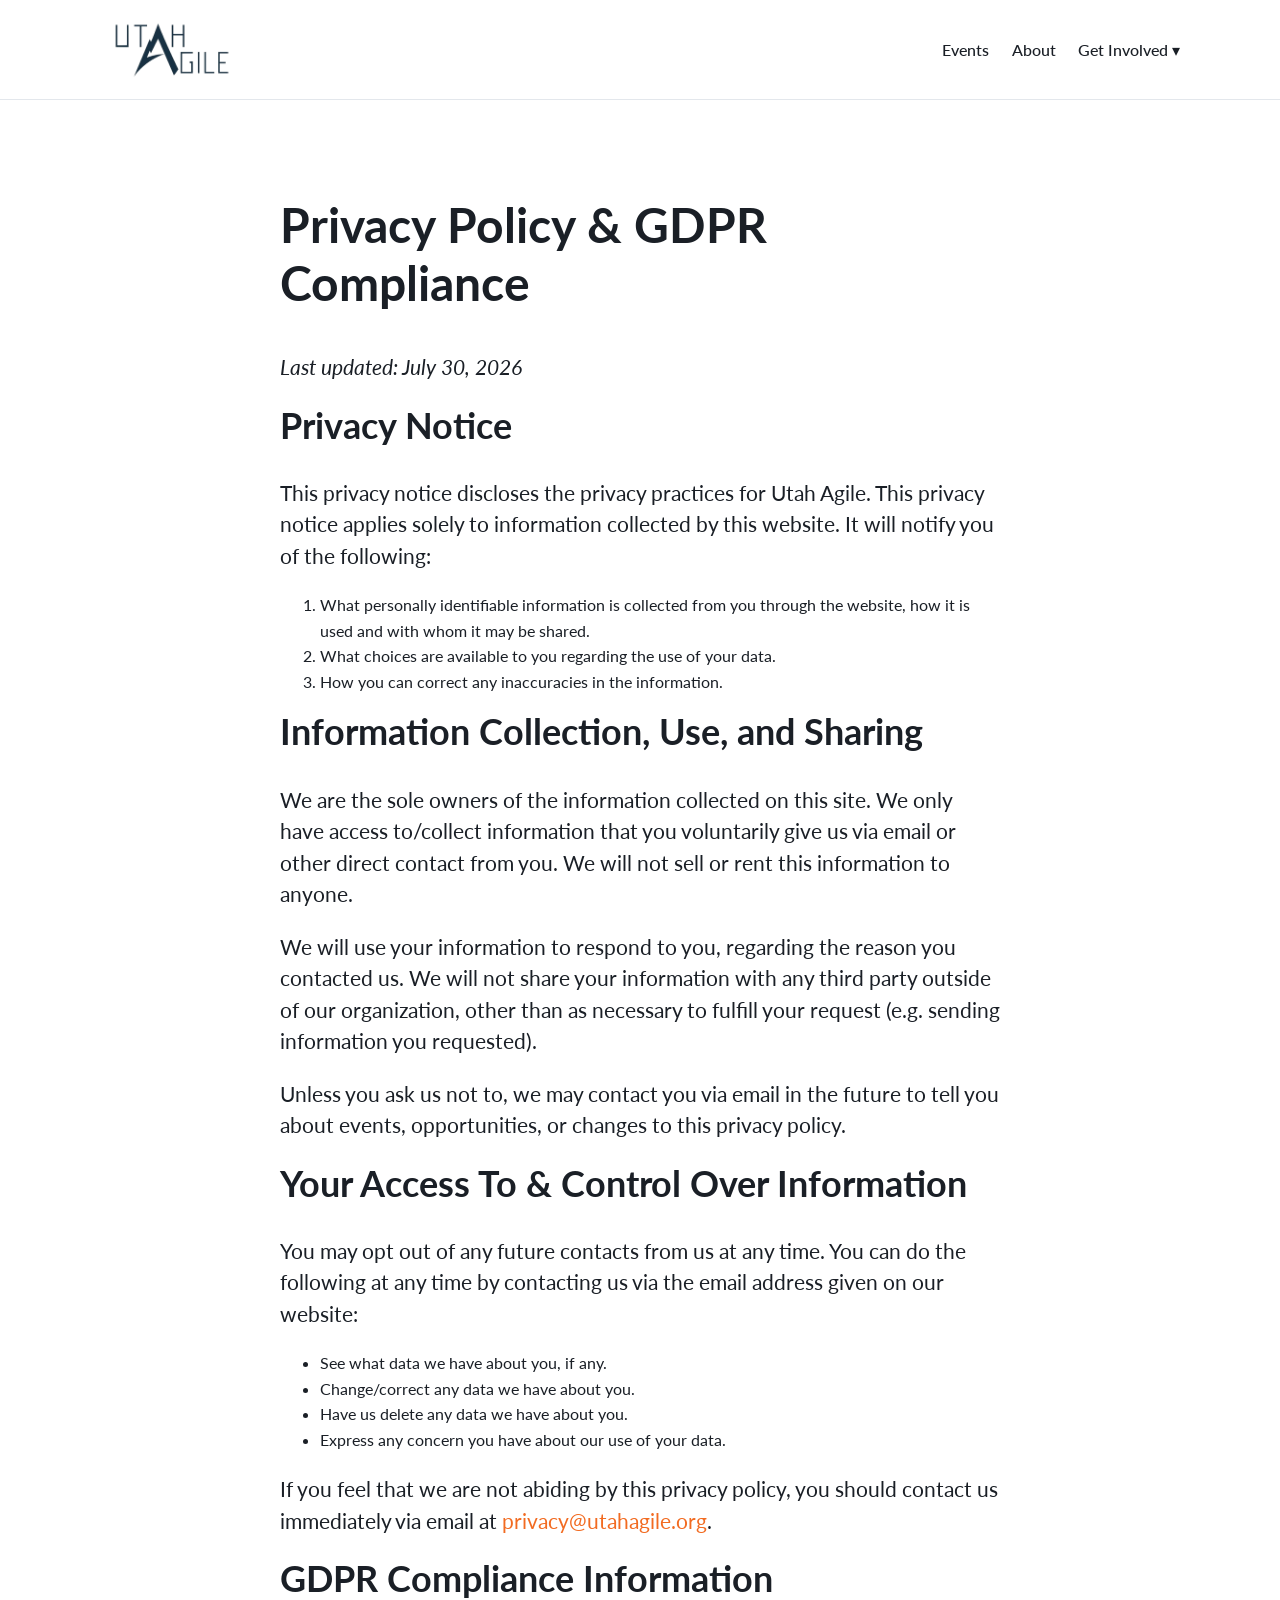
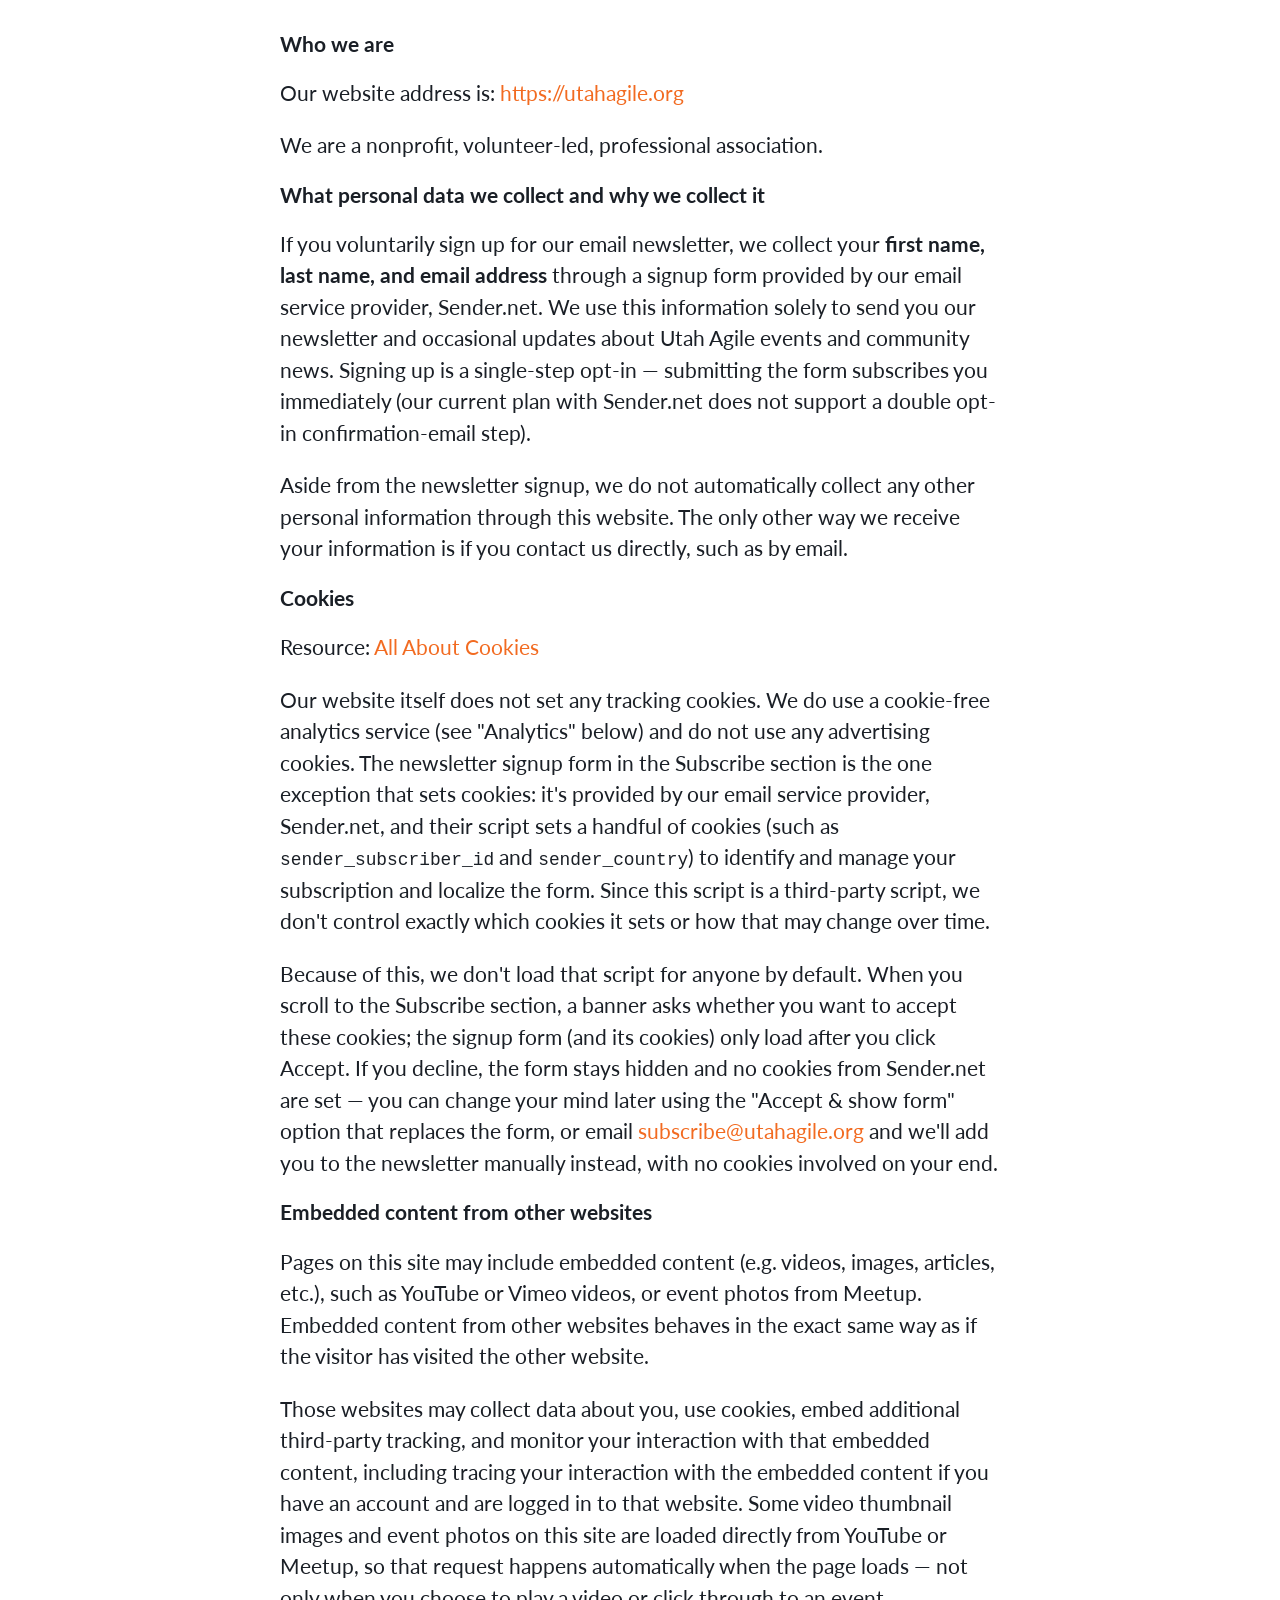
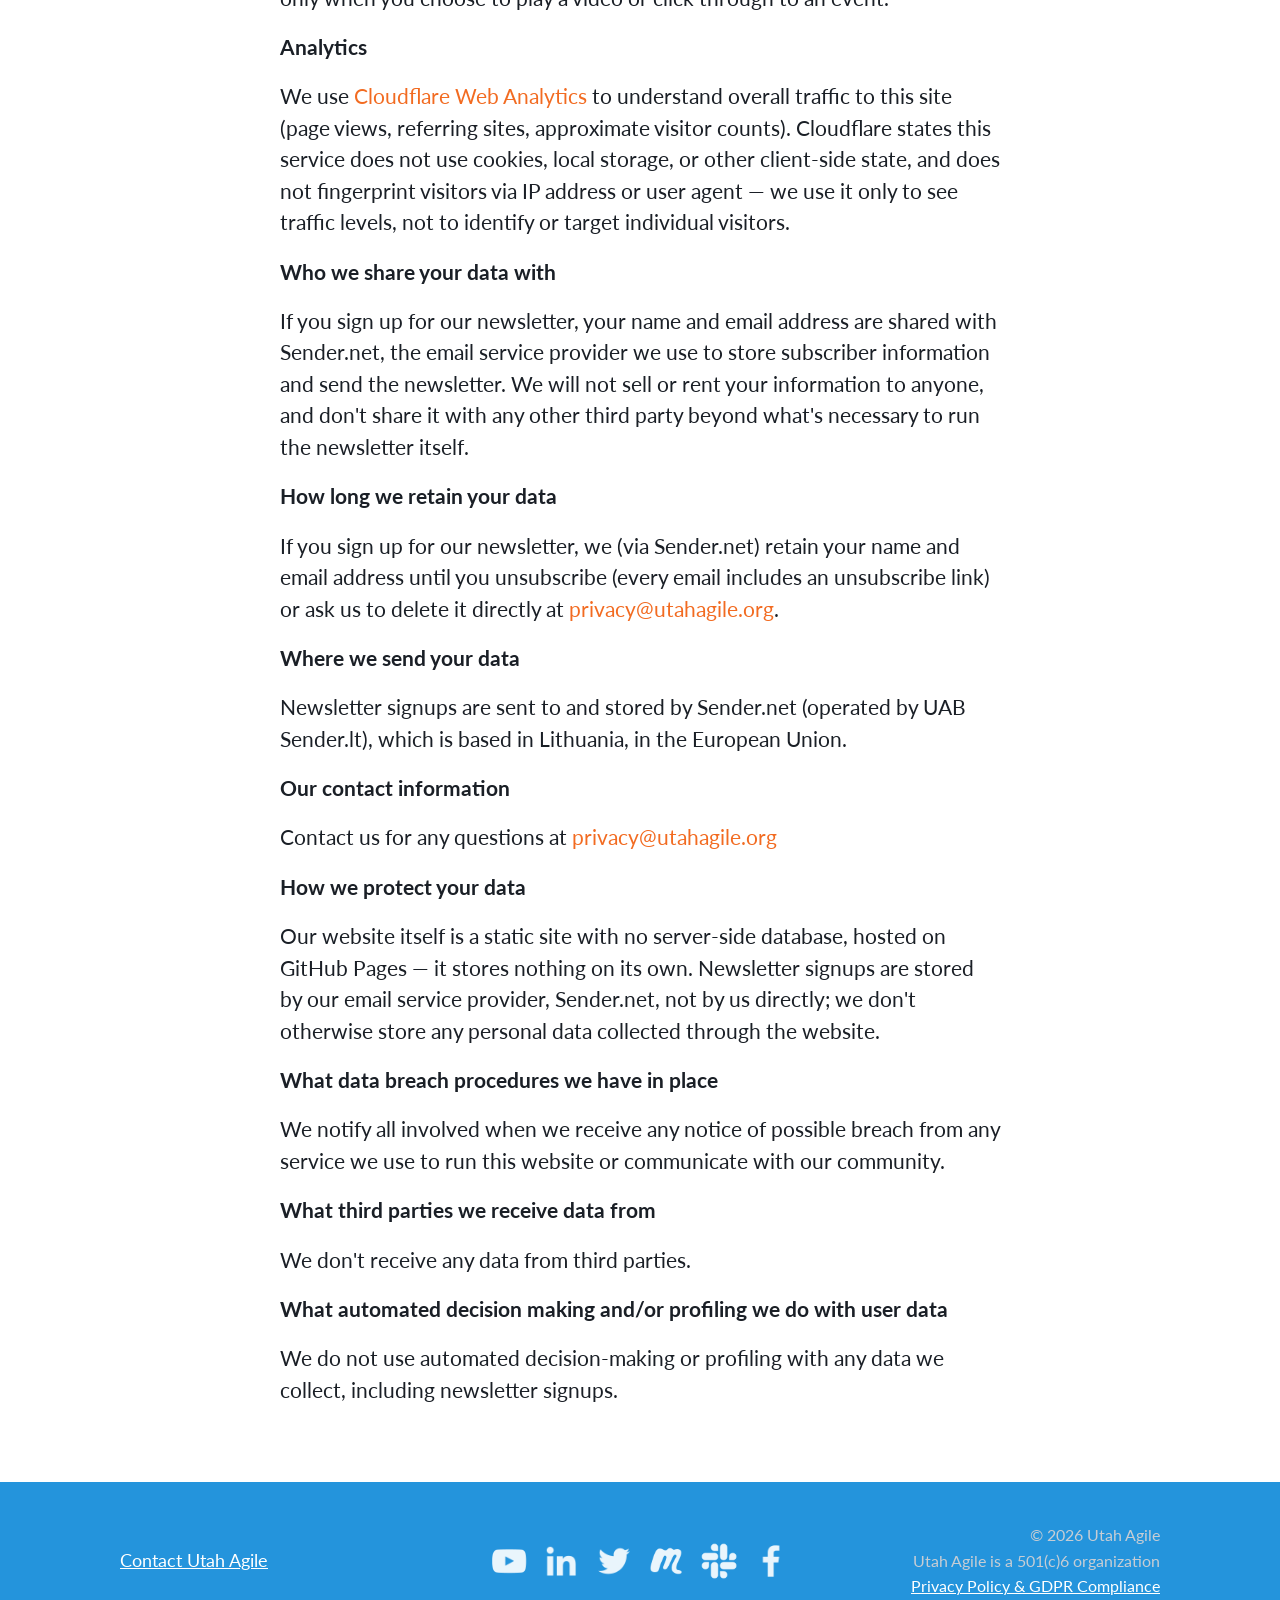
<file: privacy.html>
<!DOCTYPE html>
<html lang="en">
<head>
  <meta charset="UTF-8">
  <meta name="viewport" content="width=device-width, initial-scale=1.0">
  <title>Privacy Policy | Utah Agile</title>
  <meta name="description" content="Utah Agile privacy policy and GDPR compliance information.">
  <link rel="canonical" href="https://utahagile.org/privacy.html">
  <link rel="icon" href="assets/img/favicon.svg" type="image/svg+xml">
  <link rel="alternate icon" href="assets/img/favicon.png">
  <link rel="stylesheet" href="assets/css/style.css">
  <link rel="stylesheet" href="assets/css/onepage.css">

  <meta property="og:type" content="website">
  <meta property="og:site_name" content="Utah Agile">
  <meta property="og:title" content="Privacy Policy | Utah Agile">
  <meta property="og:description" content="Utah Agile privacy policy and GDPR compliance information.">
  <meta property="og:url" content="https://utahagile.org/privacy.html">
  <meta property="og:image" content="https://utahagile.org/assets/img/hero.jpg">
  <meta name="twitter:card" content="summary_large_image">
  <meta name="twitter:title" content="Privacy Policy | Utah Agile">
  <meta name="twitter:description" content="Utah Agile privacy policy and GDPR compliance information.">
  <meta name="twitter:image" content="https://utahagile.org/assets/img/hero.jpg">
</head>
<body>

<!-- ================= Header (same as index.html) ================= -->
<header class="site-header">
  <div class="container nav">
    <a class="nav__brand" href="/" aria-label="Utah Agile home">
      <img src="assets/img/logo.png" alt="Utah Agile">
    </a>
    <button class="nav__toggle" aria-label="Menu" aria-expanded="false">&#9776;</button>
    <nav class="nav__links">
      <a href="/#events">Events</a>
      <a href="/#about">About</a>
      <div class="nav__dropdown">
        <a href="/#get-involved" class="nav__dropdown-toggle">Get Involved &#9662;</a>
        <div class="nav__dropdown-menu">
          <div class="nav__dropdown-menu-card">
            <a href="/#seus">Earn SEUs</a>
            <a href="/#network">Network</a>
            <a href="/#speakers">Become a Speaker</a>
            <a href="/#volunteer">Volunteer</a>
            <a href="/#sponsorship">Sponsorship</a>
          </div>
        </div>
      </div>
    </nav>
  </div>
</header>

  <section class="section">
    <div class="container" style="max-width:760px">
      <h1>Privacy Policy &amp; GDPR Compliance</h1>
      <p><em>Last updated: July 30, 2026</em></p>

      <h2>Privacy Notice</h2>
      <p>This privacy notice discloses the privacy practices for Utah Agile. This privacy notice
        applies solely to information collected by this website. It will notify you of the
        following:</p>
      <ol>
        <li>What personally identifiable information is collected from you through the website,
          how it is used and with whom it may be shared.</li>
        <li>What choices are available to you regarding the use of your data.</li>
        <li>How you can correct any inaccuracies in the information.</li>
      </ol>

      <h2>Information Collection, Use, and Sharing</h2>
      <p>We are the sole owners of the information collected on this site. We only have access
        to/collect information that you voluntarily give us via email or other direct contact
        from you. We will not sell or rent this information to anyone.</p>
      <p>We will use your information to respond to you, regarding the reason you contacted us.
        We will not share your information with any third party outside of our organization,
        other than as necessary to fulfill your request (e.g. sending information you
        requested).</p>
      <p>Unless you ask us not to, we may contact you via email in the future to tell you about
        events, opportunities, or changes to this privacy policy.</p>

      <h2>Your Access To &amp; Control Over Information</h2>
      <p>You may opt out of any future contacts from us at any time. You can do the following at
        any time by contacting us via the email address given on our website:</p>
      <ul>
        <li>See what data we have about you, if any.</li>
        <li>Change/correct any data we have about you.</li>
        <li>Have us delete any data we have about you.</li>
        <li>Express any concern you have about our use of your data.</li>
      </ul>
      <p>If you feel that we are not abiding by this privacy policy, you should contact us
        immediately via email at <a href="mailto:privacy@utahagile.org">privacy@utahagile.org</a>.</p>

      <h2>GDPR Compliance Information</h2>

      <h3>Who we are</h3>
      <p>Our website address is: <a href="https://utahagile.org/">https://utahagile.org</a></p>
      <p>We are a nonprofit, volunteer-led, professional association.</p>

      <h3>What personal data we collect and why we collect it</h3>
      <p>If you voluntarily sign up for our email newsletter, we collect your <strong>first name,
        last name, and email address</strong> through a signup form provided by our email service
        provider, Sender.net. We use this information solely to send you our newsletter and
        occasional updates about Utah Agile events and community news. Signing up is a single-step
        opt-in — submitting the form subscribes you immediately (our current plan with Sender.net
        does not support a double opt-in confirmation-email step).</p>
      <p>Aside from the newsletter signup, we do not automatically collect any other personal
        information through this website. The only other way we receive your information is if
        you contact us directly, such as by email.</p>

      <h3 id="cookies">Cookies</h3>
      <p>Resource: <a href="http://www.allaboutcookies.org/">All About Cookies</a></p>
      <p>Our website itself does not set any tracking cookies. We do use a cookie-free analytics
        service (see "Analytics" below) and do not use any advertising cookies. The newsletter
        signup form in the Subscribe section is the one exception that sets cookies: it's provided
        by our email service provider, Sender.net, and their script sets a handful of cookies
        (such as <code>sender_subscriber_id</code> and
        <code>sender_country</code>) to identify and manage your subscription and localize the
        form. Since this script is a third-party script, we don't control exactly which cookies
        it sets or how that may change over time.</p>
      <p>Because of this, we don't load that script for anyone by default. When you scroll to the
        Subscribe section, a banner asks whether you want to accept these cookies; the signup form
        (and its cookies) only load after you click Accept. If you decline, the form stays hidden
        and no cookies from Sender.net are set — you can change your mind later using the "Accept
        &amp; show form" option that replaces the form, or email
        <a href="mailto:subscribe@utahagile.org">subscribe@utahagile.org</a> and
        we'll add you to the newsletter manually instead, with no cookies involved on your end.</p>

      <h3>Embedded content from other websites</h3>
      <p>Pages on this site may include embedded content (e.g. videos, images, articles, etc.),
        such as YouTube or Vimeo videos, or event photos from Meetup. Embedded content from other
        websites behaves in the exact same way as if the visitor has visited the other website.</p>
      <p>Those websites may collect data about you, use cookies, embed additional third-party
        tracking, and monitor your interaction with that embedded content, including tracing your
        interaction with the embedded content if you have an account and are logged in to that
        website. Some video thumbnail images and event photos on this site are loaded directly
        from YouTube or Meetup, so that request happens automatically when the page loads &mdash;
        not only when you choose to play a video or click through to an event.</p>

      <h3>Analytics</h3>
      <p>We use <a href="https://www.cloudflare.com/web-analytics/">Cloudflare Web Analytics</a> to
        understand overall traffic to this site (page views, referring sites, approximate visitor
        counts). Cloudflare states this service does not use cookies, local storage, or other
        client-side state, and does not fingerprint visitors via IP address or user agent — we use
        it only to see traffic levels, not to identify or target individual visitors.</p>

      <h3>Who we share your data with</h3>
      <p>If you sign up for our newsletter, your name and email address are shared with
        Sender.net, the email service provider we use to store subscriber information and send
        the newsletter. We will not sell or rent your information to anyone, and don't share it
        with any other third party beyond what's necessary to run the newsletter itself.</p>

      <h3>How long we retain your data</h3>
      <p>If you sign up for our newsletter, we (via Sender.net) retain your name and email address
        until you unsubscribe (every email includes an unsubscribe link) or ask us to delete it
        directly at <a href="mailto:privacy@utahagile.org">privacy@utahagile.org</a>.</p>

      <h3>Where we send your data</h3>
      <p>Newsletter signups are sent to and stored by Sender.net (operated by UAB Sender.lt),
        which is based in Lithuania, in the European Union.</p>

      <h3>Our contact information</h3>
      <p>Contact us for any questions at <a href="mailto:privacy@utahagile.org">privacy@utahagile.org</a></p>

      <h3>How we protect your data</h3>
      <p>Our website itself is a static site with no server-side database, hosted on GitHub
        Pages — it stores nothing on its own. Newsletter signups are stored by our email service
        provider, Sender.net, not by us directly; we don't otherwise store any personal data
        collected through the website.</p>

      <h3>What data breach procedures we have in place</h3>
      <p>We notify all involved when we receive any notice of possible breach from any service
        we use to run this website or communicate with our community.</p>

      <h3>What third parties we receive data from</h3>
      <p>We don't receive any data from third parties.</p>

      <h3>What automated decision making and/or profiling we do with user data</h3>
      <p>We do not use automated decision-making or profiling with any data we collect, including
        newsletter signups.</p>
    </div>
  </section>
  <footer class="site-footer">
    <div class="container site-footer__grid">
      <div class="site-footer__contact">
        <a href="mailto:info@utahagile.org">Contact Utah Agile</a>
      </div>
      <div class="social-icons">
        <a href="https://www.youtube.com/@utahagile" title="YouTube" aria-label="YouTube"><img src="assets/img/social/youtube.png" alt="YouTube"></a>
        <a href="https://www.linkedin.com/groups/8360116/" title="LinkedIn" aria-label="LinkedIn"><img src="assets/img/social/linkedin.png" alt="LinkedIn"></a>
        <a href="https://twitter.com/utahagile/" title="Twitter" aria-label="Twitter"><img src="assets/img/social/twitter.png" alt="Twitter"></a>
        <a href="https://www.meetup.com/utahagile/" title="Meetup" aria-label="Meetup"><img src="assets/img/social/meetup.png" alt="Meetup"></a>
        <a href="https://utahagilists.slack.com/" title="Slack" aria-label="Slack"><img src="assets/img/social/slack.png" alt="Slack"></a>
        <a href="https://www.facebook.com/utahagile" title="Facebook" aria-label="Facebook"><img src="assets/img/social/facebook.png" alt="Facebook"></a>
      </div>
      <div class="site-footer__legal">
        <span id="footer-year"></span><br>
        Utah Agile is a 501(c)6 organization<br>
        <a href="privacy.html">Privacy Policy &amp; GDPR Compliance</a>
      </div>
    </div>
  </footer>
  <script src="assets/js/site.js"></script>
  <script>
    // Mobile menu + dropdown (same behavior as index.html)
    document.querySelector('.nav__toggle').addEventListener('click', function () {
      var links = document.querySelector('.nav__links');
      var open = links.classList.toggle('open');
      this.setAttribute('aria-expanded', String(open));
    });
    document.querySelector('.nav__dropdown-toggle').addEventListener('click', function (e) {
      var dd = this.closest('.nav__dropdown');
      var isMobileNav = window.matchMedia('(max-width: 800px)').matches;
      if (isMobileNav && !dd.classList.contains('open')) {
        e.preventDefault();
        dd.classList.add('open');
      }
    });
    document.querySelectorAll('.nav__links a:not(.nav__dropdown-toggle)').forEach(function (a) {
      a.addEventListener('click', function () {
        document.querySelector('.nav__links').classList.remove('open');
        document.querySelector('.nav__dropdown').classList.remove('open');
      });
    });
    document.getElementById('footer-year').textContent = '© ' + new Date().getFullYear() + ' Utah Agile';
  </script>
  <!-- Cloudflare Web Analytics -->
  <script type='module' src='https://static.cloudflareinsights.com/beacon.min.js' data-cf-beacon='{"token": "2b6cd3da4e3343a79e93b080a88f707e"}'></script>
  <!-- End Cloudflare Web Analytics -->
</body>
</html>
</file>
<file: assets/css/style.css>
@import url('https://fonts.googleapis.com/css2?family=Lato:ital,wght@0,400;0,700;1,400&family=Noto+Serif:wght@600;700&display=swap');

/* Utah Agile — base styles
   Clean, fast, accessible replacement for the Wix site.
   Fonts matched to the original: Lato for text/headings, Noto Serif for bio names. */

:root {
  --brand:       #1e2d3d;   /* Utah Agile slate navy (from logo) */
  --brand-dark:  #16212d;
  --accent:      #f26b21;   /* warm CTA orange   */
  --accent-dark: #d1550f;
  --ink:         #1a1f26;
  --muted:       #5b6570;
  --line:        #e3e7ec;
  --bg:          #ffffff;
  --bg-alt:      #f6f8fa;
  --radius:      10px;
  --maxw:        1080px;
  --font: 'Lato', -apple-system, BlinkMacSystemFont, "Segoe UI", Roboto, Helvetica, Arial, sans-serif;
  --font-serif: 'Noto Serif', Georgia, 'Times New Roman', serif;
}

* { box-sizing: border-box; }

html { scroll-behavior: smooth; }

body {
  margin: 0;
  font-family: var(--font);
  color: var(--ink);
  background: var(--bg);
  line-height: 1.6;
  -webkit-font-smoothing: antialiased;
}

a { color: var(--brand); text-decoration: none; }
a:hover { text-decoration: underline; }

img { max-width: 100%; height: auto; display: block; }

code { font-size: 0.85em; } /* monospace fonts render visually larger than body text at 1em */

.container { max-width: var(--maxw); margin: 0 auto; padding: 0 1.25rem; }

.section { padding: 3.5rem 0; }
.section--alt { background: var(--bg-alt); }

h1, h2, h3 { line-height: 1.2; color: var(--ink); }
h1 { font-size: clamp(2rem, 5vw, 3rem); }
h2 { font-size: clamp(1.5rem, 3vw, 2.1rem); margin-top: 0; }
.lead { font-size: 1.15rem; color: var(--muted); }

/* ---------- Buttons ---------- */
.btn {
  display: inline-block;
  padding: 0.75rem 1.5rem;
  border-radius: var(--radius);
  font-weight: 600;
  cursor: pointer;
  border: 2px solid transparent;
  transition: background .15s ease, color .15s ease;
}
.btn:hover { text-decoration: none; }
.btn--primary { background: var(--accent); color: #fff; }
.btn--primary:hover { background: var(--accent-dark); }
.btn--ghost { background: transparent; color: #fff; border-color: rgba(255,255,255,.7); }
.btn--ghost:hover { background: rgba(255,255,255,.12); }

/* ---------- Header / nav ---------- */
.site-header {
  position: sticky; top: 0; z-index: 50;
  background: var(--bg);
  border-bottom: 1px solid var(--line);
}
.nav {
  display: flex; align-items: center; justify-content: space-between;
  padding: 0.85rem 0;
}
.nav__brand { font-weight: 800; font-size: 1.25rem; color: var(--brand); display: inline-flex; align-items: center; }
.nav__brand:hover { text-decoration: none; }
.nav__brand img { height: 56px; width: auto; }
@media (max-width: 640px) { .nav__brand img { height: 44px; } }

/* Anchor targets clear the sticky header on the one-page layout.
   Applies to every element with an id, not just <section> — nav
   sub-links (e.g. the "Get Involved" dropdown) point at headings
   nested inside a section, not the section itself. */
[id] { scroll-margin-top: 90px; }

/* Social icons (image links, like the original site) */
.social-icons { display: flex; gap: .65rem; align-items: center; flex-wrap: wrap; margin-top: .6rem; }
.social-icons a { display: inline-flex; }
.social-icons img { width: 34px; height: 34px; display: block; transition: transform .15s ease, opacity .15s ease; opacity: .9; }
.social-icons a:hover img { transform: translateY(-2px); opacity: 1; }
.nav__links { display: flex; gap: 1.4rem; align-items: center; flex-wrap: wrap; }
.nav__links a { color: var(--ink); font-weight: 500; }
.nav__links a:hover { color: var(--brand); text-decoration: none; }
.nav__toggle { display: none; background: none; border: 0; font-size: 1.5rem; cursor: pointer; }

/* ---------- Hero ---------- */
.hero {
  background: linear-gradient(135deg, var(--brand), var(--brand-dark));
  color: #fff; padding: 4.5rem 0;
}
.hero h1 { color: #fff; }
.hero .lead { color: rgba(255,255,255,.85); max-width: 640px; }
.hero__cta { margin-top: 1.75rem; display: flex; gap: 1rem; flex-wrap: wrap; }

/* ---------- Cards / grid ---------- */
.grid { display: grid; gap: 1.25rem; }
.grid--3 { grid-template-columns: repeat(3, 1fr); }
.grid--2 { grid-template-columns: repeat(2, 1fr); }
.card {
  border: 1px solid var(--line); border-radius: var(--radius);
  padding: 1.4rem; background: var(--bg);
  transition: box-shadow .15s ease, transform .15s ease;
}
.card:hover { box-shadow: 0 6px 20px rgba(0,0,0,.07); transform: translateY(-2px); }
.card h3 { margin: 0 0 .4rem; }
.card p { margin: 0; color: var(--muted); }

/* ---------- Events ---------- */
.event {
  display: flex; gap: 1.25rem; align-items: flex-start;
  border: 1px solid var(--line); border-radius: var(--radius);
  padding: 1.25rem; margin-bottom: 1rem; background: var(--bg);
}
.event__date {
  flex: 0 0 84px; text-align: center; background: var(--brand); color: #fff;
  border-radius: var(--radius); padding: .6rem .2rem;
}
.event__date .m { font-size: .8rem; text-transform: uppercase; letter-spacing: .05em; }
.event__date .d { font-size: 1.7rem; font-weight: 800; line-height: 1; }
.event__body h3 { margin: 0 0 .3rem; }
.event__meta { color: var(--muted); font-size: .95rem; margin: 0 0 .5rem; }
.event__thumb {
  flex: 0 0 96px; width: 96px; height: 96px; object-fit: cover;
  border-radius: var(--radius); background: var(--bg-alt);
}
@media (max-width: 560px) { .event__thumb { display: none; } }
.events-empty { color: var(--muted); font-style: italic; }

/* ---------- Newsletter ---------- */
.newsletter { background: var(--brand-dark); color: #fff; }
.newsletter h2 { color: #fff; }
.newsletter .lead { color: rgba(255,255,255,.8); }
.newsletter__consent-notice { color: rgba(255,255,255,.9); }
.newsletter__consent-notice .btn { margin-left: .6rem; }

/* ---------- Cookie consent banner ---------- */
.cookie-banner {
  position: fixed; left: 0; right: 0; bottom: 0; z-index: 1000;
  background: var(--brand); color: #fff;
  padding: 1rem 1.25rem;
  display: flex; flex-wrap: wrap; gap: .75rem 1.5rem; align-items: center; justify-content: center;
  box-shadow: 0 -4px 16px rgba(0,0,0,.2);
}
.cookie-banner[hidden] { display: none; } /* [hidden] alone loses to the unconditional display:flex above */
.cookie-banner p { margin: 0; max-width: 640px; font-size: .92rem; }
.cookie-banner a { color: #fff; }
.cookie-banner__actions { display: flex; gap: .6rem; flex-shrink: 0; }

/* ---------- Hero with background image ---------- */
.hero--home {
  background:
    linear-gradient(135deg, rgba(30,45,61,.82), rgba(22,33,45,.66)),
    url("../img/hero.jpg") center/cover no-repeat;
}

/* ---------- Sponsors / partner logos ---------- */
.logo-grid {
  display: grid; grid-template-columns: repeat(auto-fill, minmax(140px, 1fr));
  gap: 1rem; align-items: center; margin-top: 1.5rem;
}
.logo-grid a, .logo-grid .logo-cell {
  display: flex; align-items: center; justify-content: center;
  background: #fff; border: 1px solid var(--line); border-radius: var(--radius);
  padding: 1rem; aspect-ratio: 3 / 2;
}
.logo-grid img { max-height: 72px; max-width: 100%; object-fit: contain; }
.logo-grid a { transition: box-shadow .15s ease, transform .15s ease; }
.logo-grid a:hover { box-shadow: 0 6px 18px rgba(0,0,0,.08); transform: translateY(-2px); }

/* ---------- Rotating logo banner (marquee) ---------- */
.logo-marquee { overflow: hidden; margin-top: 1.5rem; -webkit-mask-image: linear-gradient(90deg, transparent, #000 8%, #000 92%, transparent); mask-image: linear-gradient(90deg, transparent, #000 8%, #000 92%, transparent); }
.logo-track { display: flex; width: max-content; gap: 1rem; animation: logo-scroll 40s linear infinite; }
.logo-marquee:hover .logo-track { animation-play-state: paused; }
.logo-track .logo-cell, .logo-track a {
  flex: 0 0 auto; width: 180px; height: 110px;
  display: flex; align-items: center; justify-content: center;
  background: #fff; border: 1px solid var(--line); border-radius: var(--radius); padding: 1rem;
}
.logo-track img { max-height: 72px; max-width: 100%; object-fit: contain; filter: grayscale(1); opacity: .75; transition: filter .2s, opacity .2s; }
.logo-track a:hover img, .logo-track .logo-cell:hover img { filter: none; opacity: 1; }
@keyframes logo-scroll { from { transform: translateX(0); } to { transform: translateX(-50%); } }
@media (prefers-reduced-motion: reduce) { .logo-track { animation: none; flex-wrap: wrap; width: auto; justify-content: center; } }

/* ---------- Video embeds (Vimeo) ---------- */
.video-grid { display: grid; grid-template-columns: repeat(2, 1fr); gap: 1.5rem; margin-top: 1.5rem; }
.video-embed { position: relative; padding-top: 56.25%; border-radius: var(--radius); overflow: hidden; background: #000; }
.video-embed iframe { position: absolute; inset: 0; width: 100%; height: 100%; border: 0; }

/* ---------- Team / bios ---------- */
.team-grid { display: grid; grid-template-columns: repeat(auto-fill, minmax(220px, 1fr)); gap: 1.75rem; margin-top: 1.5rem; }
.member { text-align: center; }
.member img { width: 160px; height: 160px; border-radius: 50%; object-fit: cover; margin: 0 auto .8rem; border: 3px solid var(--line); }
.member h3 { margin: 0; font-size: 1.25rem; font-family: var(--font-serif); font-weight: 700; }
.member .role { color: var(--brand); font-weight: 600; font-size: .9rem; margin: .1rem 0 .4rem; }
.member .tagline { color: var(--muted); font-size: .9rem; margin: 0 0 .5rem; }
.member a.li { font-size: .85rem; }

@media (max-width: 640px) {
  .video-grid { grid-template-columns: 1fr; }
}

/* ---------- Footer ---------- */
.site-footer { background: var(--ink); color: #c7cdd4; padding: 2.5rem 0; font-size: .95rem; }
.site-footer a { color: #fff; }
.site-footer__grid { display: flex; justify-content: space-between; gap: 2rem; flex-wrap: wrap; }
.social { display: flex; gap: 1rem; margin-top: .5rem; }
.social a { color: #c7cdd4; }

/* ---------- Responsive ---------- */
@media (max-width: 800px) {
  .grid--3, .grid--2 { grid-template-columns: 1fr; }
  .nav__links {
    display: none; position: absolute; top: 100%; left: 0; right: 0;
    flex-direction: column; background: var(--bg); border-bottom: 1px solid var(--line);
    padding: 1rem 1.25rem; gap: 1rem;
  }
  .nav__links.open { display: flex; }
  .nav__toggle { display: block; }
}
</file>
<file: assets/css/onepage.css>
/* Extra styles used only by the one-page layout (onepage.html). */

/* Typography matched to measurements taken directly from the live Wix site:
   body copy is 21px/1.5 Lato regular, section headings are 36px Lato bold,
   subheadings are 21px Lato bold (same size as body, just bold). Our
   defaults (browser 16px body, clamped ~27-34px h2, unstyled h3) read
   noticeably smaller/different by comparison. */
p { font-size: 1.3125rem; line-height: 1.5; }
.lead { font-size: 1.3125rem; line-height: 1.5; }
h2 { font-size: 2.25rem; }
h3 { font-size: 1.3125rem; }
.member .tagline { font-size: .95rem; } /* bio taglines stay compact, not body-size */
.video-item figcaption p { font-size: .95rem; line-height: 1.5; }
.channels li { font-size: .9rem; }

/* Nav logo, bumped up again per request (was 56px). */
.nav__brand img { height: 72px; }
@media (max-width: 640px) { .nav__brand img { height: 56px; } }

/* Footer: lighter blue matching the Get Involved section icons (#2494DC),
   not the dark navy from the logo. Layout/sizes matched to the live site:
   3 columns (Contact link / centered social icons / stacked legal text),
   42px icons. Link text is white (same as the rest of the footer text),
   per request -- the live site itself used dark-ink links here, but this
   site intentionally keeps the footer all-white for consistency. */
.site-footer { background: #2494DC; }
.site-footer__grid { display: grid; grid-template-columns: 1fr auto 1fr; align-items: center; gap: 1.5rem; }
.site-footer__contact a { font-size: 1.125rem; color: #fff; }
.site-footer .social-icons { justify-content: center; margin-top: 0; }
.site-footer .social-icons img { width: 42px; height: 42px; }
.site-footer__legal { text-align: right; font-size: 1rem; }
.site-footer__legal a { font-size: 1rem; color: #fff; }
@media (max-width: 700px) {
  .site-footer__grid { grid-template-columns: 1fr; justify-items: center; text-align: center; }
  .site-footer__legal { text-align: center; }
}

/* Bio LinkedIn links are the gray "in" icon, not text -- overrides the more
   general .member img (160px circular photo) rule via higher specificity. */
.member a.li { display: inline-block; }
.member a.li img {
  width: 26px; height: 26px; border-radius: 0; border: 0; margin: 0 auto; display: block;
  opacity: .75; transition: opacity .15s ease;
}
.member a.li:hover img { opacity: 1; }

/* Video thumbnails (small, click-to-play) replacing always-on embeds.
   Reuses .video-grid's 2-col layout from style.css; --thumbs just needs
   its own button/image/play-badge styling. */
.video-grid--thumbs { align-items: start; }
.video-grid--3 { grid-template-columns: repeat(3, 1fr); }
@media (max-width: 900px) { .video-grid--3 { grid-template-columns: 1fr; } }
.video-thumb {
  display: block; width: 100%; padding: 0; border: 0; background: none; cursor: pointer;
  text-align: left; font-family: inherit; color: inherit;
}
.video-thumb__img {
  position: relative; display: block; padding-top: 56.25%; border-radius: var(--radius);
  overflow: hidden; background: #000;
}
.video-thumb__img img {
  position: absolute; inset: 0; width: 100%; height: 100%; object-fit: cover;
  transition: transform .2s ease;
}
.video-thumb:hover .video-thumb__img img { transform: scale(1.03); }
.video-thumb__play {
  position: absolute; top: 50%; left: 50%; transform: translate(-50%, -50%);
  width: 56px; height: 56px; border-radius: 50%; background: rgba(0,0,0,.55);
  color: #fff; font-size: 1.1rem; display: flex; align-items: center; justify-content: center;
  padding-left: 4px; /* optically center the triangle */
}
.video-thumb__title {
  display: block; margin-top: .6rem; font-weight: 700; font-size: 1rem; color: var(--ink);
}

/* Lightbox modal: a larger player opens on top of the page. */
.video-lightbox { position: fixed; inset: 0; z-index: 200; display: flex; align-items: center; justify-content: center; }
.video-lightbox[hidden] { display: none; }
.video-lightbox__backdrop { position: absolute; inset: 0; background: rgba(10,14,18,.85); }
.video-lightbox__box {
  position: relative; width: min(900px, 92vw); z-index: 1;
}
.video-lightbox__frame {
  position: relative; padding-top: 56.25%; background: #000; border-radius: var(--radius); overflow: hidden;
}
.video-lightbox__frame iframe { position: absolute; inset: 0; width: 100%; height: 100%; border: 0; }
.video-lightbox__close {
  position: absolute; top: -2.75rem; right: 0; width: 40px; height: 40px; border-radius: 50%;
  border: 0; background: rgba(255,255,255,.15); color: #fff; font-size: 1.5rem; line-height: 1;
  cursor: pointer;
}
.video-lightbox__close:hover { background: rgba(255,255,255,.3); }

/* "Get Involved" as a page-within-a-page: one H2 header, then each topic
   (SEUs, Network, Speakers, Volunteer, Sponsorship) is its own bordered
   "microsection" card with an icon, rather than a flat list of H2s
   separated by <hr>. */
.microsections { display: flex; flex-direction: column; gap: 1.75rem; margin-top: 2rem; }
.microsection {
  background: var(--bg); border: 1px solid var(--line); border-radius: calc(var(--radius) * 1.5);
  padding: 2rem;
}
.microsection .section-icon-heading { margin-bottom: 1rem; }
.microsection h3 { font-size: 1.5rem; margin: 0; }

/* Sponsorship benefits: standout bullet points, not hoverable/clickable-
   looking cards (they don't go anywhere, so they shouldn't look like buttons). */
.benefits-grid { list-style: none; padding: 0; margin: 1.5rem 0 0; display: grid; grid-template-columns: repeat(3, 1fr); gap: 1.5rem; }
.benefits-grid li { position: relative; padding-left: 1.85rem; font-weight: 700; color: var(--ink); }
.benefits-grid li::before {
  content: '\2713'; position: absolute; left: 0; top: 0; color: var(--accent); font-weight: 700;
}
@media (max-width: 700px) { .benefits-grid { grid-template-columns: 1fr; } }

/* Body-copy hyperlinks are orange (matching the original site's inline
   links, e.g. the "resource page" link on the SEUs page). This overrides
   style.css's base `a` rule by cascade order (onepage.css loads after
   style.css, equal specificity) -- but only on pages that load this file,
   so the untouched multi-page site keeps its navy links. Nav links, buttons,
   and cards all set their own color explicitly (higher specificity) and are
   unaffected. */
a { color: var(--accent); }

/* Footer links stay white, but permanently underlined rather than only on
   hover -- same cascade-order scoping as above. */
.site-footer a { text-decoration: underline; }

/* Small icon shown beside a "Get Involved" section heading (Network's
   Slack icon, Sponsorship's handshake badge) -- both pulled from the
   original site, which had no other section-level images (SEUs, Speakers,
   Volunteer never had a dedicated image beyond the shared site logo). */
.section-icon-heading { display: flex; align-items: center; justify-content: space-between; gap: 1.25rem; flex-wrap: wrap; }
.section-icon-heading h2 { margin: 0; }
.section-icon { width: 64px; height: 64px; flex-shrink: 0; }

/* The nav-scroll target (id) lives on the <h3>/<h2>, but the 64px icon next
   to it is taller than the heading text and vertically centered in the same
   flex row -- so it pokes up above the heading's own top edge. The site-wide
   [id] { scroll-margin-top: 90px; } in style.css clears the header for the
   text but not for the icon overhang, leaving the icon visibly clipped.
   Give these specific headings extra clearance to cover it. */
.section-icon-heading h2, .section-icon-heading h3 { scroll-margin-top: 115px; }

/* 9 "Explore" quick links, like the original site's grid */
.explore-grid {
  display: grid; grid-template-columns: repeat(3, 1fr); gap: 1rem; margin-top: 1.5rem;
}
.explore-grid .card {
  text-align: center; font-weight: 700; color: var(--brand);
  display: flex; align-items: center; justify-content: center; min-height: 84px;
}
@media (max-width: 800px) { .explore-grid { grid-template-columns: repeat(2, 1fr); } }
@media (max-width: 480px) { .explore-grid { grid-template-columns: 1fr; } }

/* Videos with captions/descriptions (the original has full write-ups) */
.video-item { margin: 0; }
.video-item figcaption { margin-top: .75rem; }
.video-item figcaption strong { display: block; margin-bottom: .3rem; }
.video-item figcaption p { color: var(--muted); font-size: .95rem; margin: 0; }

/* Slack channel chips */
.channels { list-style: none; padding: 0; display: flex; flex-wrap: wrap; gap: .5rem; }
.channels li {
  background: var(--bg-alt); border: 1px solid var(--line); border-radius: 999px;
  padding: .3rem .85rem; font-size: .9rem; color: var(--brand); font-weight: 600;
}

/* Section divider inside the long "get involved" block */
.rule { border: 0; border-top: 1px solid var(--line); margin: 2.75rem 0; }

/* About section: text alongside a stacked photo column, like the original site */
.about-grid { display: grid; grid-template-columns: 1fr 280px; gap: 2.5rem; align-items: start; margin-top: 1.5rem; }
.about-photos { display: flex; flex-direction: column; gap: 1rem; }
.about-photos img { width: 100%; height: 200px; object-fit: cover; border-radius: var(--radius); display: block; }
@media (max-width: 900px) {
  .about-grid { grid-template-columns: 1fr; }
  .about-photos { flex-direction: row; overflow-x: auto; -webkit-overflow-scrolling: touch; }
  .about-photos img { flex: 0 0 70%; height: 220px; }
}

/* Bio grids: fixed items-per-row (not fluid auto-fill), centered, so the
   last row is never a single lonely photo off to one side. Team has 5
   members -> 3 per row (3+2). Advisers has 7 -> 4 per row (4+3). Both
   splits differ by only 1, which is as balanced as those counts allow
   without a full single row. Overrides style.css's base .team-grid
   (auto-fill) only when a --N modifier is present, so the untouched
   multi-page about.html keeps its original grid behavior. */
.team-grid--3, .team-grid--4 {
  display: flex; flex-wrap: wrap; justify-content: center;
}
.team-grid--3 .member { flex: 0 0 auto; width: calc((100% - 2 * 1.75rem) / 3); }
.team-grid--4 .member { flex: 0 0 auto; width: calc((100% - 3 * 1.75rem) / 4); }

@media (max-width: 800px) {
  .team-grid--3 .member, .team-grid--4 .member { width: 100%; max-width: 320px; }
}

/* ---------- "Get Involved" nav dropdown ---------- */
.nav__dropdown { position: relative; }
.nav__dropdown-toggle { display: inline-flex; align-items: center; gap: .25rem; cursor: pointer; }

/* .nav__dropdown-menu is the HOVERABLE hit area: it sits flush against the
   toggle (no margin) and uses padding-top for the visual gap instead, so the
   gap is still part of the box the mouse is "over" while crossing it. A
   margin-top gap here would create dead space that isn't part of any
   element's box, dropping :hover the instant the mouse crosses it — which
   is exactly the bug this replaced (menu closed before you could reach a link). */
.nav__dropdown-menu {
  display: none; position: absolute; top: 100%; left: 0; padding-top: .6rem;
  min-width: 200px; z-index: 60;
}
.nav__dropdown-menu-card {
  background: var(--bg); border: 1px solid var(--line); border-radius: var(--radius);
  box-shadow: 0 10px 30px rgba(0,0,0,.1); padding: .5rem;
}
.nav__dropdown-menu a {
  display: block; padding: .55rem .75rem; border-radius: 6px; font-weight: 500; white-space: nowrap;
}
.nav__dropdown-menu a:hover { background: var(--bg-alt); text-decoration: none; }
.nav__dropdown:hover .nav__dropdown-menu,
.nav__dropdown:focus-within .nav__dropdown-menu,
.nav__dropdown.open .nav__dropdown-menu { display: block; }

@media (max-width: 800px) {
  .nav__dropdown-menu { display: none; position: static; padding-top: 0; min-width: 0; }
  .nav__dropdown-menu-card { background: transparent; border: 0; box-shadow: none; padding: 0 0 0 .75rem; }
  .nav__dropdown:hover .nav__dropdown-menu { display: none; } /* hover doesn't apply on touch */
  .nav__dropdown.open .nav__dropdown-menu { display: block; }
}
</file>
